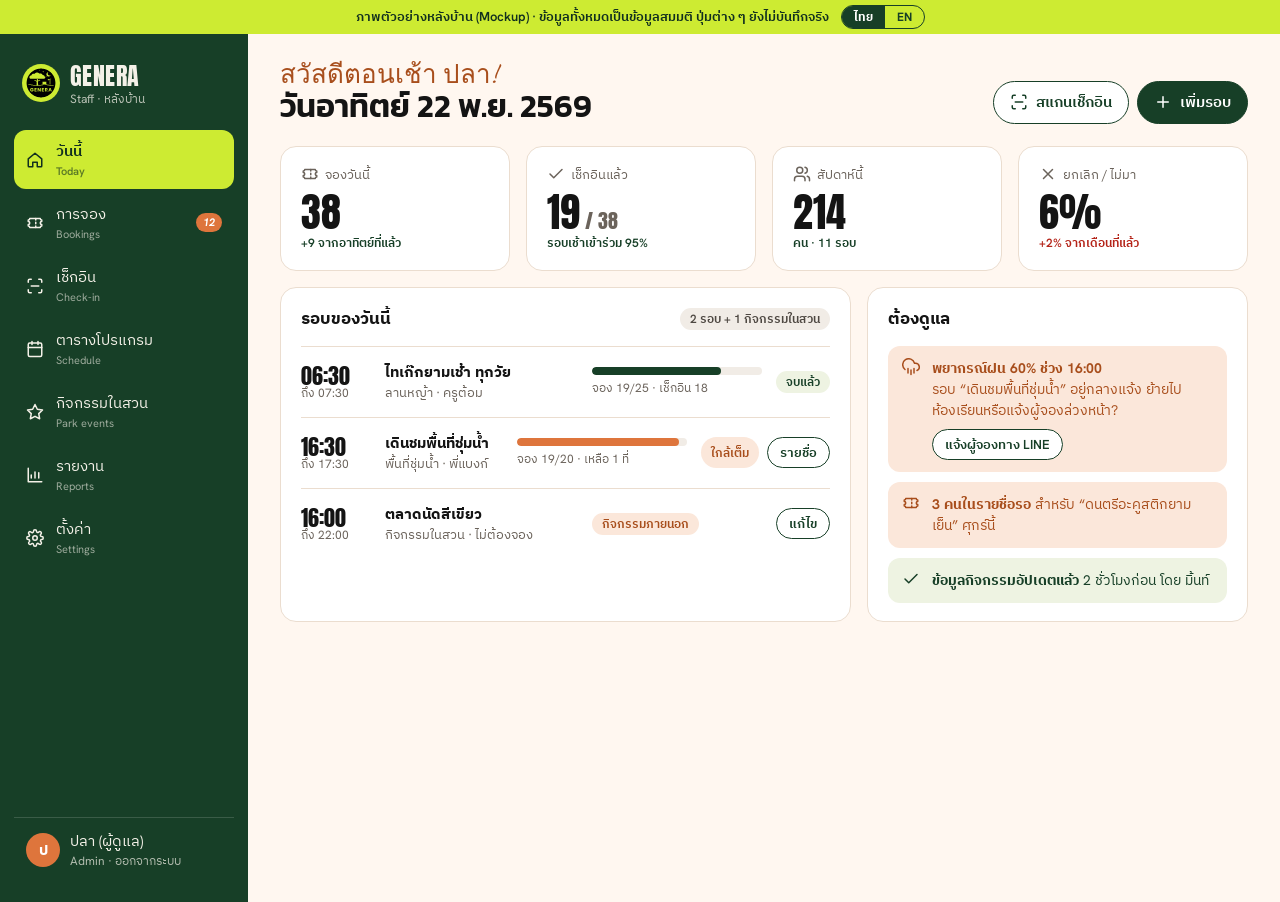
<file: staff/index.html>
<!doctype html>
<html lang="th">
<head>
<meta charset="utf-8">
<meta name="viewport" content="width=device-width,initial-scale=1">
<meta name="robots" content="noindex">
<title>GENERA Staff — หลังบ้าน (mockup)</title>
<link rel="preconnect" href="https://fonts.googleapis.com">
<link rel="preconnect" href="https://fonts.gstatic.com" crossorigin>
<link href="https://fonts.googleapis.com/css2?family=Anton&family=Caveat:wght@600&family=Hanken+Grotesk:wght@400;500;600;700&family=IBM+Plex+Sans+Thai:wght@400;500;600;700&family=Kanit:wght@500;600&display=swap" rel="stylesheet">
<!--
  ILLUSTRATION ONLY. This page is a clickable mockup of a future staff back-office.
  All names, bookings and numbers are invented sample data. Nothing is loaded from or
  saved to any server.
-->
<style>
:root{
  --bg:#FFF7F0; --surface:#FFFFFF; --surface-2:#FFFBF7;
  --line:#EBDDCF; --line-strong:#D6C3AE;
  --ink:#141414; --ink-2:#4E4842; --ink-3:#6B635B;
  --green:#173F27; --green-soft:#EEF3E2; --green-deep:#12301F;
  --orange:#DE753C; --orange-ink:#A84E1C; --orange-soft:#FBE7DA;
  --lime:#CDEB32; --red:#B42318; --red-soft:#FDECEA; --sand:#EDD5B7;
  --display:"Anton","Kanit",Impact,sans-serif;
  --script:"Caveat",cursive;
  --font:"Hanken Grotesk","IBM Plex Sans Thai",system-ui,sans-serif;
  --r:16px;
}
*{box-sizing:border-box}
html,body{margin:0}
body{background:var(--bg);color:var(--ink);font:15px/1.5 var(--font)}
button{font:inherit;cursor:pointer}
svg.i{width:18px;height:18px;flex:none;fill:none;stroke:currentColor;stroke-width:2;stroke-linecap:round;stroke-linejoin:round}

.mock-banner{background:var(--lime);color:var(--green-deep);font-weight:600;font-size:13px;padding:5px 16px;display:flex;align-items:center;justify-content:center;gap:12px;flex-wrap:wrap;text-align:center}
.lang{display:inline-flex;border:1.5px solid var(--green);border-radius:99px;overflow:hidden;flex:none}
.lang button{border:0;background:transparent;color:var(--green);font-weight:700;font-size:12px;padding:2px 12px}
.lang button[aria-pressed="true"]{background:var(--green);color:#fff}
.lang button:focus-visible,.nav:focus-visible,.btn:focus-visible{outline:2px solid var(--orange);outline-offset:2px}
html[lang="en"] .nav span small{display:none}

.app{display:grid;grid-template-columns:248px 1fr;min-height:calc(100vh - 32px)}
/* sidebar */
.side{background:var(--green);color:#F4F1E8;padding:20px 14px;display:flex;flex-direction:column;gap:4px;position:sticky;top:0;height:calc(100vh - 32px)}
.brand{display:flex;align-items:center;gap:10px;padding:4px 8px 18px}
.brand img{width:38px;height:38px;border-radius:50%;background:var(--lime);padding:4px}
.brand b{font-family:var(--display);font-weight:400;font-size:24px;letter-spacing:.02em}
.brand small{display:block;font-size:12px;opacity:.75;margin-top:-4px}
.nav{display:flex;align-items:center;gap:12px;padding:10px 12px;border-radius:12px;border:0;background:none;color:inherit;text-align:left;width:100%}
.nav span small{display:block;font-size:11px;opacity:.6}
.nav:hover{background:rgba(255,255,255,.08)}
.nav[aria-current="page"]{background:var(--lime);color:var(--green-deep);font-weight:600}
.nav .count{margin-left:auto;background:var(--orange);color:#fff;font-size:11px;font-weight:700;border-radius:99px;padding:1px 7px}
.side .me{margin-top:auto;display:flex;align-items:center;gap:10px;padding:12px;border-top:1px solid rgba(255,255,255,.15)}
.avatar{width:34px;height:34px;border-radius:50%;background:var(--orange);color:#fff;display:grid;place-items:center;font-weight:700;flex:none}
.me small{display:block;opacity:.7;font-size:12px}

/* main */
main{padding:28px 32px 48px;min-width:0}
.top{display:flex;align-items:flex-end;justify-content:space-between;gap:16px;flex-wrap:wrap;margin-bottom:22px}
.script{font-family:var(--script);color:var(--orange-ink);font-size:26px;line-height:1;margin:0}
h1{font-family:var(--display);font-weight:400;font-size:38px;line-height:1.05;margin:2px 0 0;text-transform:uppercase}
:lang(th) h1{font-family:"Kanit",var(--display);font-weight:600;font-size:32px}
h2{font-size:17px;margin:0}
.btn{display:inline-flex;align-items:center;gap:8px;border-radius:99px;padding:9px 16px;border:1.5px solid var(--green);background:var(--surface);color:var(--green);font-weight:600}
.btn.primary{background:var(--green);color:#fff}
.btn.lime{background:var(--lime);border-color:var(--lime);color:var(--green-deep)}
.btn.sm{padding:5px 12px;font-size:13px}
.btn.danger{border-color:var(--red);color:var(--red)}
.actions{display:flex;gap:8px;flex-wrap:wrap}

.card{background:var(--surface);border:1px solid var(--line);border-radius:var(--r);padding:18px 20px}
.card-h{display:flex;align-items:center;justify-content:space-between;gap:12px;margin-bottom:14px}
.muted{color:var(--ink-3)}
.grid{display:grid;gap:16px}
.kpis{grid-template-columns:repeat(4,minmax(0,1fr))}
.two{grid-template-columns:1.5fr 1fr}
.kpi .label{font-size:13px;color:var(--ink-3);display:flex;align-items:center;gap:6px}
.kpi .val{font-family:var(--display);font-size:40px;line-height:1.1;margin-top:6px}
.kpi .delta{font-size:12px;font-weight:600;color:var(--green)}
.kpi .delta.down{color:var(--red)}

.badge{display:inline-flex;align-items:center;gap:4px;font-size:12px;font-weight:600;border-radius:99px;padding:2px 10px;white-space:nowrap}
.b-green{background:var(--green-soft);color:var(--green)}
.b-orange{background:var(--orange-soft);color:var(--orange-ink)}
.b-red{background:var(--red-soft);color:var(--red)}
.b-grey{background:#F1ECE6;color:var(--ink-2)}
.b-lime{background:var(--lime);color:var(--green-deep)}

/* session rows */
.sess{display:grid;grid-template-columns:70px 1fr 170px auto;gap:14px;align-items:center;padding:14px 0;border-top:1px solid var(--line)}
.sess:first-of-type{border-top:0}
.time{font-family:var(--display);font-size:22px;line-height:1}
.time small{display:block;font-family:var(--font);font-size:12px;color:var(--ink-3)}
.bar{height:8px;border-radius:99px;background:#F1ECE6;overflow:hidden}
.bar i{display:block;height:100%;background:var(--green);border-radius:inherit}
.bar i.warn{background:var(--orange)}
.cap{font-size:12px;color:var(--ink-3);margin-top:4px}

/* table */
.tbl-wrap{overflow-x:auto}
table{width:100%;border-collapse:collapse;font-size:14px}
th{text-align:left;font-size:12px;font-weight:600;color:var(--ink-3);text-transform:uppercase;letter-spacing:.04em;padding:8px 10px;border-bottom:1.5px solid var(--line-strong);white-space:nowrap}
td{padding:11px 10px;border-bottom:1px solid var(--line);vertical-align:middle}
tr:hover td{background:var(--surface-2)}
.code{font-family:ui-monospace,Menlo,monospace;font-size:13px;background:#F6F0EA;border-radius:6px;padding:2px 6px}

.toolbar{display:flex;gap:10px;flex-wrap:wrap;margin-bottom:14px}
.input,.select{border:1.5px solid var(--line-strong);border-radius:12px;padding:8px 12px;background:var(--surface);font:inherit;color:var(--ink)}
.input.search{min-width:240px;flex:1}

.alert{display:flex;gap:12px;align-items:flex-start;padding:12px 14px;border-radius:12px;background:var(--orange-soft);color:var(--orange-ink);font-size:14px}
.alert + .alert{margin-top:10px}
.alert.green{background:var(--green-soft);color:var(--green)}

/* check-in */
.scan{aspect-ratio:1;max-width:340px;border-radius:24px;background:var(--green-deep);position:relative;display:grid;place-items:center;color:#cfd9c9;overflow:hidden}
.scan::before{content:"";position:absolute;inset:18%;border:3px dashed var(--lime);border-radius:18px}
.scan::after{content:"";position:absolute;left:18%;right:18%;height:3px;background:var(--lime);top:50%;box-shadow:0 0 18px var(--lime);animation:sweep 2.2s ease-in-out infinite alternate}
@keyframes sweep{from{top:22%}to{top:78%}}
@media (prefers-reduced-motion:reduce){.scan::after{animation:none}}
.ticket{border:2px solid var(--green);border-radius:var(--r);padding:18px;background:var(--green-soft)}
.ticket .big{font-family:var(--display);font-size:30px}

/* calendar week */
.week{display:grid;grid-template-columns:repeat(7,minmax(0,1fr));gap:8px}
.day{background:var(--surface);border:1px solid var(--line);border-radius:14px;padding:10px;min-height:170px}
.day h3{font-size:13px;margin:0 0 8px;color:var(--ink-3);font-weight:600}
.day.today{border-color:var(--green);box-shadow:0 0 0 2px var(--green) inset}
.chip{display:block;font-size:12px;border-radius:10px;padding:6px 8px;margin-bottom:6px;background:var(--green-soft);color:var(--green);line-height:1.3}
.chip b{display:block}
.chip.ev{background:var(--orange-soft);color:var(--orange-ink)}
.chip.cx{background:#F1ECE6;color:var(--ink-3);text-decoration:line-through}

/* charts */
.chart{display:flex;align-items:flex-end;gap:10px;height:180px;padding-top:10px}
.chart .col{flex:1;display:flex;flex-direction:column;align-items:center;gap:6px;height:100%;justify-content:flex-end}
.chart .col i{display:block;width:100%;max-width:38px;background:var(--green);border-radius:8px 8px 3px 3px}
.chart .col i.alt{background:var(--lime)}
.chart .col small{font-size:11px;color:var(--ink-3)}
.hbar{display:grid;grid-template-columns:150px 1fr 44px;gap:10px;align-items:center;font-size:13px;margin:8px 0}

.form-row{display:grid;grid-template-columns:180px 1fr;gap:14px;align-items:center;padding:12px 0;border-top:1px solid var(--line)}
.form-row:first-child{border-top:0}
.switch{width:42px;height:24px;border-radius:99px;background:var(--green);position:relative;display:inline-block;vertical-align:middle}
.switch::after{content:"";position:absolute;width:18px;height:18px;border-radius:50%;background:#fff;top:3px;right:3px}
.switch.off{background:var(--line-strong)}
.switch.off::after{right:auto;left:3px}

.view{display:none}
.view.on{display:block}

.toast{position:fixed;bottom:20px;left:50%;transform:translateX(-50%);background:var(--ink);color:#fff;padding:10px 18px;border-radius:99px;font-size:14px;opacity:0;pointer-events:none;transition:opacity .2s}
.toast.show{opacity:1}

.menu-btn{display:none}

@media (max-width:1100px){.kpis{grid-template-columns:repeat(2,minmax(0,1fr))}.two{grid-template-columns:1fr}.week{grid-template-columns:repeat(4,minmax(0,1fr))}}
@media (max-width:820px){
  .app{grid-template-columns:1fr}
  .side{position:fixed;inset:32px auto 0 0;width:260px;z-index:10;transform:translateX(-100%);transition:transform .2s;height:auto}
  .side.open{transform:none}
  .menu-btn{display:inline-flex}
  main{padding:20px 16px 40px}
  .sess{grid-template-columns:60px 1fr;row-gap:8px}
  .sess .cap-col,.sess .actions{grid-column:2}
  .week{grid-template-columns:repeat(2,minmax(0,1fr))}
  .form-row{grid-template-columns:1fr;gap:6px}
  .hbar{grid-template-columns:110px 1fr 36px}
  .input.search{min-width:0}
}
</style>
</head>
<body>
<div class="mock-banner"><span>ภาพตัวอย่างหลังบ้าน (Mockup) · ข้อมูลทั้งหมดเป็นข้อมูลสมมติ ปุ่มต่าง ๆ ยังไม่บันทึกจริง</span><span class="lang" role="group" aria-label="Language / ภาษา"><button type="button" data-lang="th" aria-pressed="true">ไทย</button><button type="button" data-lang="en" aria-pressed="false">EN</button></span></div>

<div class="app">
  <aside class="side" id="side">
    <div class="brand">
      <img src="../assets/img/genera-logo.svg" alt="">
      <div><b>GENERA</b><small>Staff · หลังบ้าน</small></div>
    </div>
    <button class="nav" data-view="today" aria-current="page"><svg class="i"><use href="#i-home"/></svg><span>วันนี้<small>Today</small></span></button>
    <button class="nav" data-view="bookings"><svg class="i"><use href="#i-ticket"/></svg><span>การจอง<small>Bookings</small></span><em class="count">12</em></button>
    <button class="nav" data-view="checkin"><svg class="i"><use href="#i-scan"/></svg><span>เช็กอิน<small>Check-in</small></span></button>
    <button class="nav" data-view="schedule"><svg class="i"><use href="#i-cal"/></svg><span>ตารางโปรแกรม<small>Schedule</small></span></button>
    <button class="nav" data-view="events"><svg class="i"><use href="#i-star"/></svg><span>กิจกรรมในสวน<small>Park events</small></span></button>
    <button class="nav" data-view="reports"><svg class="i"><use href="#i-chart"/></svg><span>รายงาน<small>Reports</small></span></button>
    <button class="nav" data-view="settings"><svg class="i"><use href="#i-gear"/></svg><span>ตั้งค่า<small>Settings</small></span></button>
    <div class="me"><span class="avatar">ป</span><div>ปลา (ผู้ดูแล)<small>Admin · ออกจากระบบ</small></div></div>
  </aside>

  <main>
    <button class="btn sm menu-btn" id="menuBtn" style="margin-bottom:12px"><svg class="i"><use href="#i-menu"/></svg>เมนู</button>

    <!-- ============ TODAY ============ -->
    <section class="view on" id="v-today">
      <div class="top">
        <div><p class="script">สวัสดีตอนเช้า ปลา!</p><h1>วันอาทิตย์ 22 พ.ย. 2569</h1></div>
        <div class="actions">
          <button class="btn" data-goto="checkin"><svg class="i"><use href="#i-scan"/></svg>สแกนเช็กอิน</button>
          <button class="btn primary" data-toast="เปิดฟอร์มเพิ่มรอบใหม่ (ตัวอย่าง)"><svg class="i"><use href="#i-plus"/></svg>เพิ่มรอบ</button>
        </div>
      </div>

      <div class="grid kpis">
        <div class="card kpi"><div class="label"><svg class="i"><use href="#i-ticket"/></svg>จองวันนี้</div><div class="val">38</div><div class="delta">+9 จากอาทิตย์ที่แล้ว</div></div>
        <div class="card kpi"><div class="label"><svg class="i"><use href="#i-check"/></svg>เช็กอินแล้ว</div><div class="val">19<span class="muted" style="font-size:20px"> / 38</span></div><div class="delta">รอบเช้าเข้าร่วม 95%</div></div>
        <div class="card kpi"><div class="label"><svg class="i"><use href="#i-users"/></svg>สัปดาห์นี้</div><div class="val">214</div><div class="delta">คน · 11 รอบ</div></div>
        <div class="card kpi"><div class="label"><svg class="i"><use href="#i-x"/></svg>ยกเลิก / ไม่มา</div><div class="val">6%</div><div class="delta down">+2% จากเดือนที่แล้ว</div></div>
      </div>

      <div class="grid two" style="margin-top:16px">
        <div class="card">
          <div class="card-h"><h2>รอบของวันนี้</h2><span class="badge b-grey">2 รอบ + 1 กิจกรรมในสวน</span></div>
          <div class="sess">
            <div class="time">06:30<small>ถึง 07:30</small></div>
            <div><b>ไทเก๊กยามเช้า ทุกวัย</b><div class="muted" style="font-size:13px">ลานหญ้า · ครูต้อม</div></div>
            <div class="cap-col"><div class="bar"><i style="width:76%"></i></div><div class="cap">จอง 19/25 · เช็กอิน 18</div></div>
            <div class="actions"><span class="badge b-green">จบแล้ว</span></div>
          </div>
          <div class="sess">
            <div class="time">16:30<small>ถึง 17:30</small></div>
            <div><b>เดินชมพื้นที่ชุ่มน้ำ</b><div class="muted" style="font-size:13px">พื้นที่ชุ่มน้ำ · พี่แบงก์</div></div>
            <div class="cap-col"><div class="bar"><i class="warn" style="width:95%"></i></div><div class="cap">จอง 19/20 · เหลือ 1 ที่</div></div>
            <div class="actions"><span class="badge b-orange">ใกล้เต็ม</span><button class="btn sm" data-goto="bookings">รายชื่อ</button></div>
          </div>
          <div class="sess">
            <div class="time">16:00<small>ถึง 22:00</small></div>
            <div><b>ตลาดนัดสีเขียว</b><div class="muted" style="font-size:13px">กิจกรรมในสวน · ไม่ต้องจอง</div></div>
            <div class="cap-col"><span class="badge b-orange">กิจกรรมภายนอก</span></div>
            <div class="actions"><button class="btn sm" data-goto="events">แก้ไข</button></div>
          </div>
        </div>

        <div class="card">
          <div class="card-h"><h2>ต้องดูแล</h2></div>
          <div class="alert"><svg class="i"><use href="#i-cloud"/></svg><div><b>พยากรณ์ฝน 60% ช่วง 16:00</b><br>รอบ “เดินชมพื้นที่ชุ่มน้ำ” อยู่กลางแจ้ง ย้ายไปห้องเรียนหรือแจ้งผู้จองล่วงหน้า? <br><button class="btn sm" style="margin-top:8px" data-toast="ส่ง LINE แจ้งผู้จอง 19 คน (ตัวอย่าง)">แจ้งผู้จองทาง LINE</button></div></div>
          <div class="alert"><svg class="i"><use href="#i-ticket"/></svg><div><b>3 คนในรายชื่อรอ</b> สำหรับ “ดนตรีอะคูสติกยามเย็น” ศุกร์นี้</div></div>
          <div class="alert green"><svg class="i"><use href="#i-check"/></svg><div><b>ข้อมูลกิจกรรมอัปเดตแล้ว</b> 2 ชั่วโมงก่อน โดย มิ้นท์</div></div>
        </div>
      </div>
    </section>

    <!-- ============ BOOKINGS ============ -->
    <section class="view" id="v-bookings">
      <div class="top">
        <div><p class="script">ใครมาบ้าง</p><h1>การจอง</h1></div>
        <div class="actions"><button class="btn" data-toast="ดาวน์โหลด bookings.csv (ตัวอย่าง)"><svg class="i"><use href="#i-down"/></svg>ส่งออก CSV</button></div>
      </div>
      <div class="card">
        <div class="toolbar">
          <input class="input search" placeholder="ค้นหาชื่อ เบอร์โทร หรือรหัสจอง…">
          <select class="select"><option>ทุกรอบ</option><option>เดินชมพื้นที่ชุ่มน้ำ · อา. 22 พ.ย.</option><option>ไทเก๊กยามเช้า · อา. 22 พ.ย.</option><option>ยืดเหยียด · จ. 23 พ.ย.</option></select>
          <select class="select"><option>ทุกสถานะ</option><option>ยืนยันแล้ว</option><option>เช็กอินแล้ว</option><option>ยกเลิก</option><option>รายชื่อรอ</option></select>
        </div>
        <div class="tbl-wrap"><table>
          <thead><tr><th>รหัส</th><th>ชื่อ</th><th>รอบ</th><th>จำนวน</th><th>ที่นั่ง</th><th>ช่องทาง</th><th>สถานะ</th><th></th></tr></thead>
          <tbody id="bookRows"></tbody>
        </table></div>
        <p class="muted" style="font-size:13px;margin:12px 0 0">แสดง 8 จาก 214 รายการ · ข้อมูลส่วนบุคคลจะถูกลบอัตโนมัติ 90 วันหลังวันกิจกรรม (PDPA)</p>
      </div>
    </section>

    <!-- ============ CHECK-IN ============ -->
    <section class="view" id="v-checkin">
      <div class="top"><div><p class="script">ยินดีต้อนรับ!</p><h1>เช็กอินหน้างาน</h1></div></div>
      <div class="grid two">
        <div class="card">
          <div class="card-h"><h2>สแกน QR บนตั๋ว</h2><span class="badge b-lime">กล้องพร้อม</span></div>
          <div class="scan"><span style="position:relative;z-index:1;font-size:13px">จ่อ QR code ในกรอบ</span></div>
          <div class="toolbar" style="margin-top:16px"><input class="input search" value="WL-7Q4K" aria-label="รหัสจอง"><button class="btn primary" data-toast="ค้นหารหัส (ตัวอย่าง)">ค้นหา</button></div>
        </div>
        <div class="card">
          <div class="card-h"><h2>ผลการสแกน</h2></div>
          <div class="ticket">
            <span class="badge b-green"><svg class="i" style="width:14px;height:14px"><use href="#i-check"/></svg>ตั๋วถูกต้อง</span>
            <div class="big" style="margin-top:8px">คุณสมศรี ใจดี</div>
            <p style="margin:4px 0 12px">เดินชมพื้นที่ชุ่มน้ำ · อา. 22 พ.ย. 16:30<br>2 คน · รหัส <span class="code">WL-7Q4K</span></p>
            <button class="btn primary" id="checkBtn"><svg class="i"><use href="#i-check"/></svg>ยืนยันเช็กอิน 2 คน</button>
          </div>
          <h2 style="margin:20px 0 8px">เพิ่งเช็กอิน</h2>
          <div class="muted" style="font-size:14px;line-height:2">
            16:22 · คุณวิชัย ส. (1 คน)<br>16:19 · ครอบครัวคุณนิด (4 คน)<br>16:15 · คุณ Anna K. (1 คน)
          </div>
        </div>
      </div>
    </section>

    <!-- ============ SCHEDULE ============ -->
    <section class="view" id="v-schedule">
      <div class="top">
        <div><p class="script">สัปดาห์นี้</p><h1>ตารางโปรแกรม GENERA</h1></div>
        <div class="actions"><button class="btn">‹ สัปดาห์ก่อน</button><button class="btn">สัปดาห์ถัดไป ›</button><button class="btn primary" data-toast="เปิดฟอร์มเพิ่มรอบ (ตัวอย่าง)"><svg class="i"><use href="#i-plus"/></svg>เพิ่มรอบ</button></div>
      </div>
      <div class="week" id="week"></div>
      <div class="card" style="margin-top:16px">
        <div class="card-h"><h2>แก้ไขรอบ: ดนตรีอะคูสติกยามเย็น · ศ. 27 พ.ย.</h2><span class="badge b-orange">เต็ม · รอ 3</span></div>
        <div class="form-row"><label>เวลา</label><div><input class="input" value="18:00" style="width:90px"> ถึง <input class="input" value="19:30" style="width:90px"></div></div>
        <div class="form-row"><label>โซน</label><select class="select"><option>อัฒจันทร์ (Amphitheatre)</option><option>ลานหญ้า</option><option>ห้องเรียน (มีหลังคา)</option></select></div>
        <div class="form-row"><label>จำนวนที่รับ</label><input class="input" value="40" style="width:90px"></div>
        <div class="form-row"><label>เปิดให้จอง</label><span class="switch"></span></div>
        <div class="form-row"><label></label><div class="actions"><button class="btn primary" data-toast="บันทึกแล้ว (ตัวอย่าง)">บันทึก</button><button class="btn danger" data-toast="ยกเลิกรอบและแจ้งผู้จอง 40 คน (ตัวอย่าง)">ยกเลิกรอบ + แจ้งผู้จอง</button></div></div>
      </div>
    </section>

    <!-- ============ EVENTS ============ -->
    <section class="view" id="v-events">
      <div class="top">
        <div><p class="script">ข่าวในสวน</p><h1>กิจกรรมในสวน</h1></div>
        <div class="actions"><button class="btn primary" data-toast="เปิดฟอร์มเพิ่มกิจกรรม (ตัวอย่าง)"><svg class="i"><use href="#i-plus"/></svg>เพิ่มกิจกรรม</button></div>
      </div>
      <div class="card">
        <div class="toolbar">
          <input class="input search" placeholder="ค้นหากิจกรรม…">
          <select class="select"><option>ทุกสวน</option><option>อุทยาน 100 ปี จุฬาฯ</option><option>สวนลุมพินี</option><option>สวนเบญจกิติ</option></select>
          <select class="select"><option>กำลังจะมาถึง</option><option>ผ่านไปแล้ว</option><option>ต้องตรวจสอบ</option></select>
        </div>
        <div class="tbl-wrap"><table>
          <thead><tr><th>วันที่</th><th>กิจกรรม</th><th>สถานที่</th><th>แหล่งที่มา</th><th>สถานะข้อมูล</th><th>แก้ไขล่าสุด</th><th></th></tr></thead>
          <tbody>
            <tr><td>12–15 พ.ย.</td><td><b>Picnic in the Park</b></td><td>อุทยาน 100 ปี</td><td>เพจผู้จัด</td><td><span class="badge b-green">ยืนยันแล้ว</span></td><td>มิ้นท์ · 2 ชม.</td><td><button class="btn sm">แก้ไข</button></td></tr>
            <tr><td>28 พ.ย.</td><td><b>จุฬาฯ กลางแปลง ครั้งที่ 3</b></td><td>อุทยาน 100 ปี</td><td>เพจผู้จัด, ข่าว</td><td><span class="badge b-green">ยืนยันแล้ว</span></td><td>ปลา · 1 วัน</td><td><button class="btn sm">แก้ไข</button></td></tr>
            <tr><td>29 พ.ย.</td><td><b>TESKA Winds</b></td><td>สวนลุมพินี</td><td>โปสเตอร์</td><td><span class="badge b-orange">ข้อมูลจากโปสเตอร์</span></td><td>เจ · 3 วัน</td><td><button class="btn sm">แก้ไข</button></td></tr>
            <tr><td>6 ธ.ค.</td><td><b>RBSO Sunday concert</b></td><td>สวนลุมพินี</td><td>เพจผู้จัด</td><td><span class="badge b-green">ยืนยันแล้ว</span></td><td>มิ้นท์ · 4 วัน</td><td><button class="btn sm">แก้ไข</button></td></tr>
            <tr><td>ธ.ค.</td><td><b>งานวัดบรรทัดทอง</b></td><td>วัดบรรทัดทอง</td><td>Facebook</td><td><span class="badge b-red">สถานที่ยังไม่ยืนยัน</span></td><td>เจ · 5 วัน</td><td><button class="btn sm">แก้ไข</button></td></tr>
          </tbody>
        </table></div>
      </div>
    </section>

    <!-- ============ REPORTS ============ -->
    <section class="view" id="v-reports">
      <div class="top">
        <div><p class="script">ผลลัพธ์ SDG 11</p><h1>รายงาน</h1></div>
        <div class="actions"><select class="select"><option>พฤศจิกายน 2569</option><option>ตุลาคม 2569</option></select><button class="btn" data-toast="ดาวน์โหลดรายงาน PDF (ตัวอย่าง)"><svg class="i"><use href="#i-down"/></svg>PDF</button></div>
      </div>
      <div class="grid kpis">
        <div class="card kpi"><div class="label">ผู้เข้าร่วมทั้งเดือน</div><div class="val">812</div><div class="delta">+18% จาก ต.ค.</div></div>
        <div class="card kpi"><div class="label">ผู้มาครั้งแรก</div><div class="val">47%</div><div class="delta">ของผู้จองทั้งหมด</div></div>
        <div class="card kpi"><div class="label">อัตราที่นั่งเต็ม</div><div class="val">78%</div><div class="delta">เฉลี่ยทุกรอบ</div></div>
        <div class="card kpi"><div class="label">ความพึงพอใจ</div><div class="val">4.7</div><div class="delta">จาก 5 · 126 ความเห็น</div></div>
      </div>
      <div class="grid two" style="margin-top:16px">
        <div class="card">
          <div class="card-h"><h2>ผู้เข้าร่วมรายสัปดาห์</h2><span class="muted" style="font-size:12px"><span class="badge b-green">จอง</span> <span class="badge b-lime">มาจริง</span></span></div>
          <div class="chart" id="chart"></div>
        </div>
        <div class="card">
          <div class="card-h"><h2>โปรแกรมยอดนิยม</h2></div>
          <div id="popular"></div>
        </div>
      </div>
    </section>

    <!-- ============ SETTINGS ============ -->
    <section class="view" id="v-settings">
      <div class="top"><div><p class="script">ทีมงาน</p><h1>ตั้งค่า</h1></div></div>
      <div class="grid two">
        <div class="card">
          <div class="card-h"><h2>ทีมงาน</h2><button class="btn sm primary" data-toast="ส่งคำเชิญทางอีเมล (ตัวอย่าง)">เชิญสมาชิก</button></div>
          <div class="tbl-wrap"><table>
            <thead><tr><th>ชื่อ</th><th>บทบาท</th><th>สิทธิ์</th></tr></thead>
            <tbody>
              <tr><td>ปลา</td><td><span class="badge b-lime">ผู้ดูแล</span></td><td>ทุกอย่าง</td></tr>
              <tr><td>มิ้นท์</td><td><span class="badge b-green">บรรณาธิการ</span></td><td>กิจกรรม, ตาราง</td></tr>
              <tr><td>เจ</td><td><span class="badge b-green">บรรณาธิการ</span></td><td>กิจกรรม</td></tr>
              <tr><td>ครูต้อม</td><td><span class="badge b-grey">อาสาหน้างาน</span></td><td>เช็กอินเท่านั้น</td></tr>
            </tbody>
          </table></div>
        </div>
        <div class="card">
          <div class="card-h"><h2>การแจ้งเตือนและการจอง</h2></div>
          <div class="form-row"><label>ยืนยันการจองทาง LINE</label><span class="switch"></span></div>
          <div class="form-row"><label>เตือนก่อนกิจกรรม</label><select class="select"><option>1 วันก่อน</option><option>3 ชั่วโมงก่อน</option></select></div>
          <div class="form-row"><label>แจ้งทีมเมื่อรอบใกล้เต็ม</label><span class="switch"></span></div>
          <div class="form-row"><label>จองได้สูงสุดต่อครั้ง</label><input class="input" value="4" style="width:70px"></div>
          <div class="form-row"><label>ลบข้อมูลผู้จองอัตโนมัติ</label><select class="select"><option>90 วันหลังกิจกรรม</option><option>30 วันหลังกิจกรรม</option></select></div>
          <div class="form-row"><label>รับรายชื่อรอ</label><span class="switch off"></span></div>
        </div>
      </div>
    </section>
  </main>
</div>

<div class="toast" id="toast" role="status"></div>

<svg width="0" height="0" style="position:absolute" aria-hidden="true">
  <symbol id="i-home" viewBox="0 0 24 24"><path d="M3 10.5 12 3l9 7.5V20a1 1 0 0 1-1 1h-5v-6h-6v6H4a1 1 0 0 1-1-1z"/></symbol>
  <symbol id="i-ticket" viewBox="0 0 24 24"><path d="M3 8a2 2 0 0 0 2-2h14a2 2 0 0 0 2 2v2a2 2 0 0 0 0 4v2a2 2 0 0 0-2 2H5a2 2 0 0 0-2-2v-2a2 2 0 0 0 0-4z"/><path d="M13 6v2M13 11v2M13 16v2"/></symbol>
  <symbol id="i-scan" viewBox="0 0 24 24"><path d="M3 7V5a2 2 0 0 1 2-2h2M17 3h2a2 2 0 0 1 2 2v2M21 17v2a2 2 0 0 1-2 2h-2M7 21H5a2 2 0 0 1-2-2v-2M7 12h10"/></symbol>
  <symbol id="i-cal" viewBox="0 0 24 24"><rect x="3" y="4" width="18" height="18" rx="2"/><path d="M16 2v4M8 2v4M3 10h18"/></symbol>
  <symbol id="i-star" viewBox="0 0 24 24"><path d="m12 2 3.1 6.3 6.9 1-5 4.9 1.2 6.8L12 17.8 5.8 21l1.2-6.8-5-4.9 6.9-1z"/></symbol>
  <symbol id="i-chart" viewBox="0 0 24 24"><path d="M3 3v18h18M7 16v-4M12 16V8M17 16v-7"/></symbol>
  <symbol id="i-gear" viewBox="0 0 24 24"><circle cx="12" cy="12" r="3"/><path d="M19.4 15a1.7 1.7 0 0 0 .3 1.8l.1.1a2 2 0 1 1-2.8 2.8l-.1-.1a1.7 1.7 0 0 0-1.8-.3 1.7 1.7 0 0 0-1 1.5V21a2 2 0 1 1-4 0v-.1a1.7 1.7 0 0 0-1.1-1.5 1.7 1.7 0 0 0-1.8.3l-.1.1a2 2 0 1 1-2.8-2.8l.1-.1a1.7 1.7 0 0 0 .3-1.8 1.7 1.7 0 0 0-1.5-1H3a2 2 0 1 1 0-4h.1a1.7 1.7 0 0 0 1.5-1.1 1.7 1.7 0 0 0-.3-1.8l-.1-.1a2 2 0 1 1 2.8-2.8l.1.1a1.7 1.7 0 0 0 1.8.3H9a1.7 1.7 0 0 0 1-1.5V3a2 2 0 1 1 4 0v.1a1.7 1.7 0 0 0 1 1.5 1.7 1.7 0 0 0 1.8-.3l.1-.1a2 2 0 1 1 2.8 2.8l-.1.1a1.7 1.7 0 0 0-.3 1.8V9a1.7 1.7 0 0 0 1.5 1H21a2 2 0 1 1 0 4h-.1a1.7 1.7 0 0 0-1.5 1z"/></symbol>
  <symbol id="i-plus" viewBox="0 0 24 24"><path d="M12 5v14M5 12h14"/></symbol>
  <symbol id="i-check" viewBox="0 0 24 24"><path d="M20 6 9 17l-5-5"/></symbol>
  <symbol id="i-x" viewBox="0 0 24 24"><path d="M18 6 6 18M6 6l12 12"/></symbol>
  <symbol id="i-users" viewBox="0 0 24 24"><path d="M16 21v-2a4 4 0 0 0-4-4H6a4 4 0 0 0-4 4v2"/><circle cx="9" cy="7" r="4"/><path d="M22 21v-2a4 4 0 0 0-3-3.9M16 3.1a4 4 0 0 1 0 7.8"/></symbol>
  <symbol id="i-cloud" viewBox="0 0 24 24"><path d="M20 16.6A5 5 0 0 0 18 7h-1.3A8 8 0 1 0 4 15.3M16 14v6M8 14v6M12 16v6"/></symbol>
  <symbol id="i-down" viewBox="0 0 24 24"><path d="M21 15v4a2 2 0 0 1-2 2H5a2 2 0 0 1-2-2v-4M7 10l5 5 5-5M12 15V3"/></symbol>
  <symbol id="i-menu" viewBox="0 0 24 24"><path d="M4 6h16M4 12h16M4 18h16"/></symbol>
</svg>

<script>
// ---- sample data (all fictional) ----
const bookings=[
  ["WL-7Q4K","คุณสมศรี ใจดี","เดินชมพื้นที่ชุ่มน้ำ · อา. 16:30",2,"—","LINE","ok"],
  ["WL-3M8D","คุณวิชัย ส.","เดินชมพื้นที่ชุ่มน้ำ · อา. 16:30",1,"—","เว็บ","in"],
  ["WL-9F2A","ครอบครัวคุณนิด","เดินชมพื้นที่ชุ่มน้ำ · อา. 16:30",4,"—","เว็บ","in"],
  ["TC-1B7Z","Anna K.","ไทเก๊กยามเช้า · อา. 06:30",1,"เสื่อ 7","เว็บ","in"],
  ["ST-5H6P","คุณประยูร ท.","ยืดเหยียด · จ. 17:30",2,"เก้าอี้ 3, 4","LINE","ok"],
  ["MU-8K2C","คุณแพร","ดนตรีอะคูสติก · ศ. 18:00",3,"แถว B 5–7","เว็บ","ok"],
  ["MU-2R9X","คุณต้น","ดนตรีอะคูสติก · ศ. 18:00",2,"—","เว็บ","wait"],
  ["YG-4D1L","คุณมาลี","โยคะเบาๆ · พ. 17:30",1,"เสื่อ 12","LINE","cx"]
];
const st={ok:["ยืนยันแล้ว","b-green"],in:["เช็กอินแล้ว","b-lime"],wait:["รายชื่อรอ","b-orange"],cx:["ยกเลิก","b-grey"]};
document.getElementById("bookRows").innerHTML=bookings.map(b=>`<tr><td><span class="code">${b[0]}</span></td><td>${b[1]}</td><td>${b[2]}</td><td>${b[3]}</td><td>${b[4]}</td><td>${b[5]}</td><td><span class="badge ${st[b[6]][1]}">${st[b[6]][0]}</span></td><td><button class="btn sm" data-toast="เปิดรายละเอียด ${b[0]} (ตัวอย่าง)">ดู</button></td></tr>`).join("");

const days=[
  ["จ. 23",[["17:30","ยืดเหยียดหลังเลิกงาน","12/25"]]],
  ["อ. 24",[["17:30","วงน้ำสมุนไพร","21/30"]]],
  ["พ. 25",[["17:30","โยคะเบาๆ","20/20 เต็ม"]]],
  ["พฤ. 26",[["17:30","ร้อยมาลัย","9/15"]]],
  ["ศ. 27",[["18:00","ดนตรีอะคูสติก","40/40 เต็ม"]]],
  ["ส. 28",[["07:30","ปลูกผัก","14/20"],["16:00","เล่นด้วยกัน","22/30"],["18:00","จุฬาฯ กลางแปลง 3","ev"]]],
  ["อา. 29",[["06:30","ไทเก๊ก","8/25"],["16:30","เดินพื้นที่ชุ่มน้ำ","ยกเลิก (ฝน)","cx"]]]
];
document.getElementById("week").innerHTML=days.map((d,i)=>`<div class="day${i===6?"":""}"><h3>${d[0]} พ.ย.</h3>${d[1].map(s=>`<span class="chip ${s[2]==="ev"?"ev":s[3]||""}"><b>${s[0]}</b>${s[1]}<br>${s[2]==="ev"?"กิจกรรมในสวน":s[2]}</span>`).join("")}</div>`).join("");

const weeks=[["1–7",142,128],["8–14",188,171],["15–21",226,204],["22–28",256,0]];
const max=260;
document.getElementById("chart").innerHTML=weeks.map(w=>`<div class="col"><div style="display:flex;gap:4px;align-items:flex-end;width:100%;justify-content:center;height:100%"><i style="height:${w[1]/max*100}%"></i>${w[2]?`<i class="alt" style="height:${w[2]/max*100}%"></i>`:""}</div><small>${w[0]} พ.ย.</small></div>`).join("");
const pop=[["ดนตรีอะคูสติก",100],["โยคะเบาๆ",96],["เล่นด้วยกัน",84],["ไทเก๊ก",71],["ปลูกผัก",64],["ร้อยมาลัย",58]];
document.getElementById("popular").innerHTML=pop.map(p=>`<div class="hbar"><span>${p[0]}</span><div class="bar"><i style="width:${p[1]}%"></i></div><b>${p[1]}%</b></div>`).join("")+`<p class="muted" style="font-size:12px;margin:10px 0 0">% ที่นั่งที่ถูกจองเฉลี่ยในเดือนนี้</p>`;

// ---- navigation ----
const show=v=>{
  document.querySelectorAll(".view").forEach(s=>s.classList.toggle("on",s.id==="v-"+v));
  document.querySelectorAll(".nav").forEach(n=>n.dataset.view===v?n.setAttribute("aria-current","page"):n.removeAttribute("aria-current"));
  document.getElementById("side").classList.remove("open");
  scrollTo(0,0);
  history.replaceState(null,"","#"+v);
};
document.addEventListener("click",e=>{
  const n=e.target.closest("[data-view],[data-goto]");if(n){show(n.dataset.view||n.dataset.goto);return;}
  const t=e.target.closest("[data-toast]");if(t)toast(t.dataset.toast);
});
document.getElementById("menuBtn").onclick=()=>document.getElementById("side").classList.toggle("open");
document.getElementById("checkBtn").onclick=e=>{const b=e.currentTarget;b.textContent=tr("เช็กอินแล้ว ✓");b.classList.replace("primary","lime");applyLang(lang);toast(tr("เช็กอินคุณสมศรี 2 คน (ตัวอย่าง)"));};
let tt;function toast(m){const el=document.getElementById("toast");el.textContent=m;el.classList.add("show");clearTimeout(tt);tt=setTimeout(()=>el.classList.remove("show"),2200);}
const h=location.hash.slice(1);if(h&&document.getElementById("v-"+h))show(h);

// ---- language switch (TH / EN) ----
const EN={
"ภาพตัวอย่างหลังบ้าน (Mockup) · ข้อมูลทั้งหมดเป็นข้อมูลสมมติ ปุ่มต่าง ๆ ยังไม่บันทึกจริง":"Back-office mockup · All data is fictional · Buttons don't save anything yet",
"Staff · หลังบ้าน":"Staff · Back office","วันนี้":"Today","การจอง":"Bookings","เช็กอิน":"Check-in","ตารางโปรแกรม":"Schedule","กิจกรรมในสวน":"Park events","รายงาน":"Reports","ตั้งค่า":"Settings",
"ป":"P","ปลา (ผู้ดูแล)":"Pla (Admin)","Admin · ออกจากระบบ":"Admin · Sign out","เมนู":"Menu",
"สวัสดีตอนเช้า ปลา!":"Good morning, Pla!","วันอาทิตย์ 22 พ.ย. 2569":"Sunday 22 Nov 2026","สแกนเช็กอิน":"Scan check-in","เพิ่มรอบ":"Add session",
"จองวันนี้":"Booked today","+9 จากอาทิตย์ที่แล้ว":"+9 vs last Sunday","เช็กอินแล้ว":"Checked in","รอบเช้าเข้าร่วม 95%":"95% turnout this morning","สัปดาห์นี้":"This week","คน · 11 รอบ":"people · 11 sessions","ยกเลิก / ไม่มา":"Cancelled / no-show","+2% จากเดือนที่แล้ว":"+2% vs last month",
"รอบของวันนี้":"Today's sessions","2 รอบ + 1 กิจกรรมในสวน":"2 sessions + 1 park event","ถึง 07:30":"to 07:30","ถึง 17:30":"to 17:30","ถึง 22:00":"to 22:00",
"ไทเก๊กยามเช้า ทุกวัย":"Morning tai chi, all ages","ลานหญ้า · ครูต้อม":"Lawn · Kru Tom","จอง 19/25 · เช็กอิน 18":"Booked 19/25 · 18 checked in","จบแล้ว":"Finished",
"เดินชมพื้นที่ชุ่มน้ำ":"Wetland walk","พื้นที่ชุ่มน้ำ · พี่แบงก์":"Wetland · P'Bank","จอง 19/20 · เหลือ 1 ที่":"Booked 19/20 · 1 spot left","ใกล้เต็ม":"Almost full","รายชื่อ":"Guest list",
"ตลาดนัดสีเขียว":"Green market","กิจกรรมในสวน · ไม่ต้องจอง":"Park event · no booking needed","กิจกรรมภายนอก":"External event","แก้ไข":"Edit",
"ต้องดูแล":"Needs attention","พยากรณ์ฝน 60% ช่วง 16:00":"60% chance of rain at 16:00","รอบ “เดินชมพื้นที่ชุ่มน้ำ” อยู่กลางแจ้ง ย้ายไปห้องเรียนหรือแจ้งผู้จองล่วงหน้า?":"“Wetland walk” is outdoors. Move it to the classroom, or warn the people who booked?",
"แจ้งผู้จองทาง LINE":"Notify bookers on LINE","3 คนในรายชื่อรอ":"3 people on the waitlist","สำหรับ “ดนตรีอะคูสติกยามเย็น” ศุกร์นี้":"for “Evening acoustic music” this Friday","ข้อมูลกิจกรรมอัปเดตแล้ว":"Event info updated","2 ชั่วโมงก่อน โดย มิ้นท์":"2 hours ago by Mint",
"ใครมาบ้าง":"Who's coming","ส่งออก CSV":"Export CSV","ทุกรอบ":"All sessions","เดินชมพื้นที่ชุ่มน้ำ · อา. 22 พ.ย.":"Wetland walk · Sun 22 Nov","ไทเก๊กยามเช้า · อา. 22 พ.ย.":"Morning tai chi · Sun 22 Nov","ยืดเหยียด · จ. 23 พ.ย.":"Stretch · Mon 23 Nov",
"ทุกสถานะ":"All statuses","ยืนยันแล้ว":"Confirmed","ยกเลิก":"Cancelled","รายชื่อรอ":"Waitlist","รหัส":"Code","ชื่อ":"Name","รอบ":"Session","จำนวน":"People","ที่นั่ง":"Spots","ช่องทาง":"Channel","สถานะ":"Status",
"คุณสมศรี ใจดี":"Somsri Jaidee","เดินชมพื้นที่ชุ่มน้ำ · อา. 16:30":"Wetland walk · Sun 16:30","ดู":"View","คุณวิชัย ส.":"Wichai S.","เว็บ":"Web","ครอบครัวคุณนิด":"Nid's family","ไทเก๊กยามเช้า · อา. 06:30":"Morning tai chi · Sun 06:30","เสื่อ 7":"Mat 7",
"คุณประยูร ท.":"Prayoon T.","ยืดเหยียด · จ. 17:30":"Stretch · Mon 17:30","เก้าอี้ 3, 4":"Chairs 3, 4","คุณแพร":"Prae","ดนตรีอะคูสติก · ศ. 18:00":"Acoustic music · Fri 18:00","แถว B 5–7":"Row B 5–7","คุณต้น":"Ton","คุณมาลี":"Malee","โยคะเบาๆ · พ. 17:30":"Gentle yoga · Wed 17:30","เสื่อ 12":"Mat 12",
"แสดง 8 จาก 214 รายการ · ข้อมูลส่วนบุคคลจะถูกลบอัตโนมัติ 90 วันหลังวันกิจกรรม (PDPA)":"Showing 8 of 214 · Personal data is deleted automatically 90 days after the session (PDPA)",
"ยินดีต้อนรับ!":"Welcome!","เช็กอินหน้างาน":"On-site check-in","สแกน QR บนตั๋ว":"Scan the ticket QR","กล้องพร้อม":"Camera ready","จ่อ QR code ในกรอบ":"Hold the QR code inside the frame","ค้นหา":"Search","ผลการสแกน":"Scan result","ตั๋วถูกต้อง":"Valid ticket",
"เดินชมพื้นที่ชุ่มน้ำ · อา. 22 พ.ย. 16:30":"Wetland walk · Sun 22 Nov 16:30","2 คน · รหัส":"2 people · code","ยืนยันเช็กอิน 2 คน":"Check in 2 people","เพิ่งเช็กอิน":"Just checked in","เช็กอินแล้ว ✓":"Checked in ✓",
"16:22 · คุณวิชัย ส. (1 คน)":"16:22 · Wichai S. (1 person)","16:19 · ครอบครัวคุณนิด (4 คน)":"16:19 · Nid's family (4 people)","16:15 · คุณ Anna K. (1 คน)":"16:15 · Anna K. (1 person)",
"ตารางโปรแกรม GENERA":"GENERA programme","‹ สัปดาห์ก่อน":"‹ Previous week","สัปดาห์ถัดไป ›":"Next week ›",
"จ. 23 พ.ย.":"Mon 23 Nov","อ. 24 พ.ย.":"Tue 24 Nov","พ. 25 พ.ย.":"Wed 25 Nov","พฤ. 26 พ.ย.":"Thu 26 Nov","ศ. 27 พ.ย.":"Fri 27 Nov","ส. 28 พ.ย.":"Sat 28 Nov","อา. 29 พ.ย.":"Sun 29 Nov",
"ยืดเหยียดหลังเลิกงาน":"After-work stretch","วงน้ำสมุนไพร":"Herbal tea circle","โยคะเบาๆ":"Gentle yoga","20/20 เต็ม":"20/20 full","ร้อยมาลัย":"Garland workshop","ดนตรีอะคูสติก":"Acoustic music","40/40 เต็ม":"40/40 full",
"ปลูกผัก":"Veggie gardening","เล่นด้วยกัน":"Family play","จุฬาฯ กลางแปลง 3":"Chula outdoor cinema 3","ไทเก๊ก":"Tai chi","เดินพื้นที่ชุ่มน้ำ":"Wetland walk","ยกเลิก (ฝน)":"Cancelled (rain)",
"แก้ไขรอบ: ดนตรีอะคูสติกยามเย็น · ศ. 27 พ.ย.":"Edit session: Evening acoustic music · Fri 27 Nov","เต็ม · รอ 3":"Full · 3 waiting","เวลา":"Time","ถึง":"to","โซน":"Zone","อัฒจันทร์ (Amphitheatre)":"Amphitheatre","ลานหญ้า":"Lawn","ห้องเรียน (มีหลังคา)":"Classroom (covered)",
"จำนวนที่รับ":"Capacity","เปิดให้จอง":"Open for booking","บันทึก":"Save","ยกเลิกรอบ + แจ้งผู้จอง":"Cancel session + notify bookers",
"ข่าวในสวน":"What's on in the parks","เพิ่มกิจกรรม":"Add event","ทุกสวน":"All parks","อุทยาน 100 ปี จุฬาฯ":"Chula Centenary Park","สวนลุมพินี":"Lumpini Park","สวนเบญจกิติ":"Benjakitti Park","กำลังจะมาถึง":"Upcoming","ผ่านไปแล้ว":"Past","ต้องตรวจสอบ":"Needs checking",
"วันที่":"Date","กิจกรรม":"Event","สถานที่":"Place","แหล่งที่มา":"Source","สถานะข้อมูล":"Info status","แก้ไขล่าสุด":"Last edited","12–15 พ.ย.":"12–15 Nov","อุทยาน 100 ปี":"Centenary Park","เพจผู้จัด":"Organiser page","มิ้นท์ · 2 ชม.":"Mint · 2 hr",
"28 พ.ย.":"28 Nov","จุฬาฯ กลางแปลง ครั้งที่ 3":"Chula Klang Plaeng 3","เพจผู้จัด, ข่าว":"Organiser page, news","ปลา · 1 วัน":"Pla · 1 day","29 พ.ย.":"29 Nov","โปสเตอร์":"Poster","ข้อมูลจากโปสเตอร์":"Poster only","เจ · 3 วัน":"Jay · 3 days","6 ธ.ค.":"6 Dec","มิ้นท์ · 4 วัน":"Mint · 4 days",
"ธ.ค.":"Dec","งานวัดบรรทัดทอง":"Banthat Thong temple fair","วัดบรรทัดทอง":"Banthat Thong temple","สถานที่ยังไม่ยืนยัน":"Venue not confirmed","เจ · 5 วัน":"Jay · 5 days",
"ผลลัพธ์ SDG 11":"SDG 11 impact","พฤศจิกายน 2569":"November 2026","ตุลาคม 2569":"October 2026","ผู้เข้าร่วมทั้งเดือน":"Attendance this month","+18% จาก ต.ค.":"+18% vs Oct","ผู้มาครั้งแรก":"First-time visitors","ของผู้จองทั้งหมด":"of all bookers",
"อัตราที่นั่งเต็ม":"Fill rate","เฉลี่ยทุกรอบ":"average across sessions","ความพึงพอใจ":"Satisfaction","จาก 5 · 126 ความเห็น":"out of 5 · 126 reviews","ผู้เข้าร่วมรายสัปดาห์":"Weekly attendance","จอง":"Booked","มาจริง":"Attended",
"1–7 พ.ย.":"1–7 Nov","8–14 พ.ย.":"8–14 Nov","15–21 พ.ย.":"15–21 Nov","22–28 พ.ย.":"22–28 Nov","โปรแกรมยอดนิยม":"Most popular programmes","% ที่นั่งที่ถูกจองเฉลี่ยในเดือนนี้":"Average % of spots booked this month",
"ทีมงาน":"Team","เชิญสมาชิก":"Invite member","บทบาท":"Role","สิทธิ์":"Access","ปลา":"Pla","ผู้ดูแล":"Admin","ทุกอย่าง":"Everything","มิ้นท์":"Mint","บรรณาธิการ":"Editor","กิจกรรม, ตาราง":"Events, schedule","เจ":"Jay","ครูต้อม":"Kru Tom","อาสาหน้างาน":"On-site volunteer","เช็กอินเท่านั้น":"Check-in only",
"การแจ้งเตือนและการจอง":"Notifications & booking","ยืนยันการจองทาง LINE":"Booking confirmation on LINE","เตือนก่อนกิจกรรม":"Reminder before session","1 วันก่อน":"1 day before","3 ชั่วโมงก่อน":"3 hours before","แจ้งทีมเมื่อรอบใกล้เต็ม":"Alert team when nearly full",
"จองได้สูงสุดต่อครั้ง":"Max people per booking","ลบข้อมูลผู้จองอัตโนมัติ":"Auto-delete booker data","90 วันหลังกิจกรรม":"90 days after session","30 วันหลังกิจกรรม":"30 days after session","รับรายชื่อรอ":"Allow waitlist",
"เปิดฟอร์มเพิ่มรอบใหม่ (ตัวอย่าง)":"Opens the new-session form (mockup)","ส่ง LINE แจ้งผู้จอง 19 คน (ตัวอย่าง)":"LINE message sent to 19 bookers (mockup)","ดาวน์โหลด bookings.csv (ตัวอย่าง)":"Downloads bookings.csv (mockup)","ค้นหาชื่อ เบอร์โทร หรือรหัสจอง…":"Search name, phone or booking code…",
"รหัสจอง":"Booking code","ค้นหารหัส (ตัวอย่าง)":"Looks up the code (mockup)","เปิดฟอร์มเพิ่มรอบ (ตัวอย่าง)":"Opens the new-session form (mockup)","บันทึกแล้ว (ตัวอย่าง)":"Saved (mockup)","ยกเลิกรอบและแจ้งผู้จอง 40 คน (ตัวอย่าง)":"Session cancelled, 40 bookers notified (mockup)",
"เปิดฟอร์มเพิ่มกิจกรรม (ตัวอย่าง)":"Opens the add-event form (mockup)","ค้นหากิจกรรม…":"Search events…","ดาวน์โหลดรายงาน PDF (ตัวอย่าง)":"Downloads the PDF report (mockup)","ส่งคำเชิญทางอีเมล (ตัวอย่าง)":"Invitation emailed (mockup)",
"เช็กอินคุณสมศรี 2 คน (ตัวอย่าง)":"Checked in Somsri, 2 people (mockup)"
};
let lang="th";document.documentElement.lang="th";
const orig=new WeakMap();
function tr(s){if(lang!=="en")return s;const k=s.trim();if(EN[k])return s.replace(k,EN[k]);const m=k.match(/^เปิดรายละเอียด (\S+) \(ตัวอย่าง\)$/);return m?`Opens booking ${m[1]} (mockup)`:s;}
function applyLang(l){
  lang=l;document.documentElement.lang=l;
  const w=document.createTreeWalker(document.body,NodeFilter.SHOW_TEXT);let n;
  while(n=w.nextNode()){if(n.parentElement.closest("script,style,svg"))continue;if(!orig.has(n))orig.set(n,n.nodeValue);const o=orig.get(n);n.nodeValue=l==="en"?tr(o):o;}
  document.querySelectorAll("[placeholder],[data-toast],[aria-label]").forEach(e=>{for(const a of ["placeholder","data-toast","aria-label"]){if(!e.hasAttribute(a))continue;const k="data-th-"+a;if(!e.hasAttribute(k))e.setAttribute(k,e.getAttribute(a));const o=e.getAttribute(k);e.setAttribute(a,l==="en"?tr(o):o);}});
  document.querySelectorAll("[data-lang]").forEach(b=>b.setAttribute("aria-pressed",String(b.dataset.lang===l)));
  try{localStorage.setItem("genera-staff-lang",l);}catch(e){}
}
document.querySelectorAll("[data-lang]").forEach(b=>b.addEventListener("click",()=>applyLang(b.dataset.lang)));
try{if(localStorage.getItem("genera-staff-lang")==="en")applyLang("en");}catch(e){}

</script>
</body>
</html>
</file>
